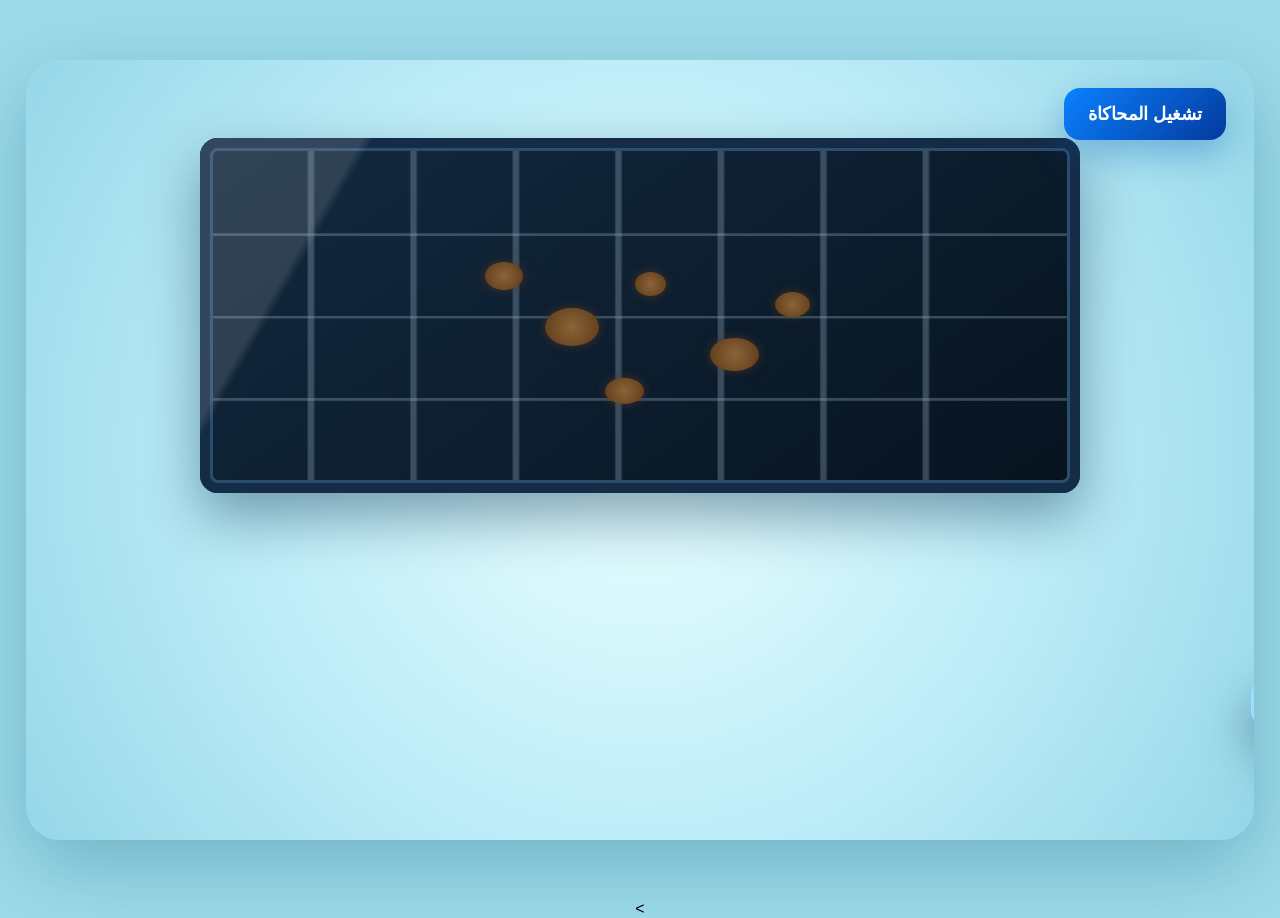
<file: bsod_cleaning_animation_flipped/bsod_cleaning_animation_flipped/index.html>
<!DOCTYPE html>
<html lang="ar" dir="rtl">
<head>
  <meta charset="UTF-8"/>
    <meta name="viewport" content="width=device-width, initial-scale=1.0" />
      <title>BSOD Cleaning Simulation</title>
        <link rel="stylesheet" href="style.css" />
        </head>
        <body>
          <main class="simulation">
              <div class="scene" id="scene">
                    <button id="playBtn">تشغيل المحاكاة</button>
                    
                          <div class="notification">
                                  <b>حساس الاتساخ</b>
                                          <span>تم تحديد منطقة متسخة بشدة</span>
                                                </div>
                                                
                                                      <div class="panel-wrap">
                                                              <div class="panel">
                                                                        <div class="target-indicator"></div>
                                                                                  <div class="shine"></div>
                                                                                  
                                                                                            <div class="dirty-zone">
                                                                                                        <span>Dirty Spot</span>
                                                                                                                  </div>
                                                                                                                  
                                                                                                                            <div class="dust d1"></div>
                                                                                                                                      <div class="dust d2"></div>
                                                                                                                                                <div class="dust d3"></div>
                                                                                                                                                          <div class="dust d4"></div>
                                                                                                                                                                    <div class="dust d5"></div>
                                                                                                                                                                              <div class="dust d6"></div>
                                                                                                                                                                              
                                                                                                                                                                                        <div class="liquid l1"></div>
                                                                                                                                                                                                  <div class="liquid l2"></div>
                                                                                                                                                                                                            <div class="liquid l3"></div>
                                                                                                                                                                                                                      <div class="liquid l4"></div>
                                                                                                                                                                                                                                <div class="liquid l5"></div>
                                                                                                                                                                                                                                
                                                                                                                                                                                                                                          <svg class="field" viewBox="0 0 900 360" preserveAspectRatio="none">
                                                                                                                                                                                                                                                      <path d="M130 175 C260 80, 410 80, 540 175 S740 270, 840 175"/>
                                                                                                                                                                                                                                                                  <path d="M130 220 C285 145, 430 145, 560 220 S730 295, 840 220"/>
                                                                                                                                                                                                                                                                              <path d="M130 130 C270 40, 430 40, 555 130 S730 235, 840 130"/>
                                                                                                                                                                                                                                                                                        </svg>
                                                                                                                                                                                                                                                                                                </div>
                                                                                                                                                                                                                                                                                                      </div>
                                                                                                                                                                                                                                                                                                      
                                                                                                                                                                                                                                                                                                            <div class="cart">
                                                                                                                                                                                                                                                                                                                    <div class="cart-body">
                                                                                                                                                                                                                                                                                                                              <span>BSOD</span>
                                                                                                                                                                                                                                                                                                                                        <small>Smart Cleaner</small>
                                                                                                                                                                                                                                                                                                                                                </div>
                                                                                                                                                                                                                                                                                                                                                        <div class="tank"></div>
                                                                                                                                                                                                                                                                                                                                                                <div class="arm"></div>
                                                                                                                                                                                                                                                                                                                                                                        <div class="nozzle"></div>
                                                                                                                                                                                                                                                                                                                                                                                <div class="vacuum"></div>
                                                                                                                                                                                                                                                                                                                                                                                        <div class="magnet">MAG</div>
                                                                                                                                                                                                                                                                                                                                                                                                <div class="wheel w1"></div>
                                                                                                                                                                                                                                                                                                                                                                                                        <div class="wheel w2"></div>
                                                                                                                                                                                                                                                                                                                                                                                                                <div class="spray"></div>
                                                                                                                                                                                                                                                                                                                                                                                                                        <div class="suction"></div>
                                                                                                                                                                                                                                                                                                                                                                                                                              </div>
                                                                                                                                                                                                                                                                                                                                                                                                                                  </div>
                                                                                                                                                                                                                                                                                                                                                                                                                                    </main>
                                                                                                                                                                                                                                                                                                                                                                                                                                    
                                                                                                                                                                                                                                                                                                                                                                                                                                      <script src="script.js"></script>
                                                                                                                                                                                                                                                                                                                                                                                                                                      </body>
                                                                                                                                                                                                                                                                                                                                                                                                                                      </html>
                                                                                                                                                                                                                                                                                                                                                                                                                                      >
</file>
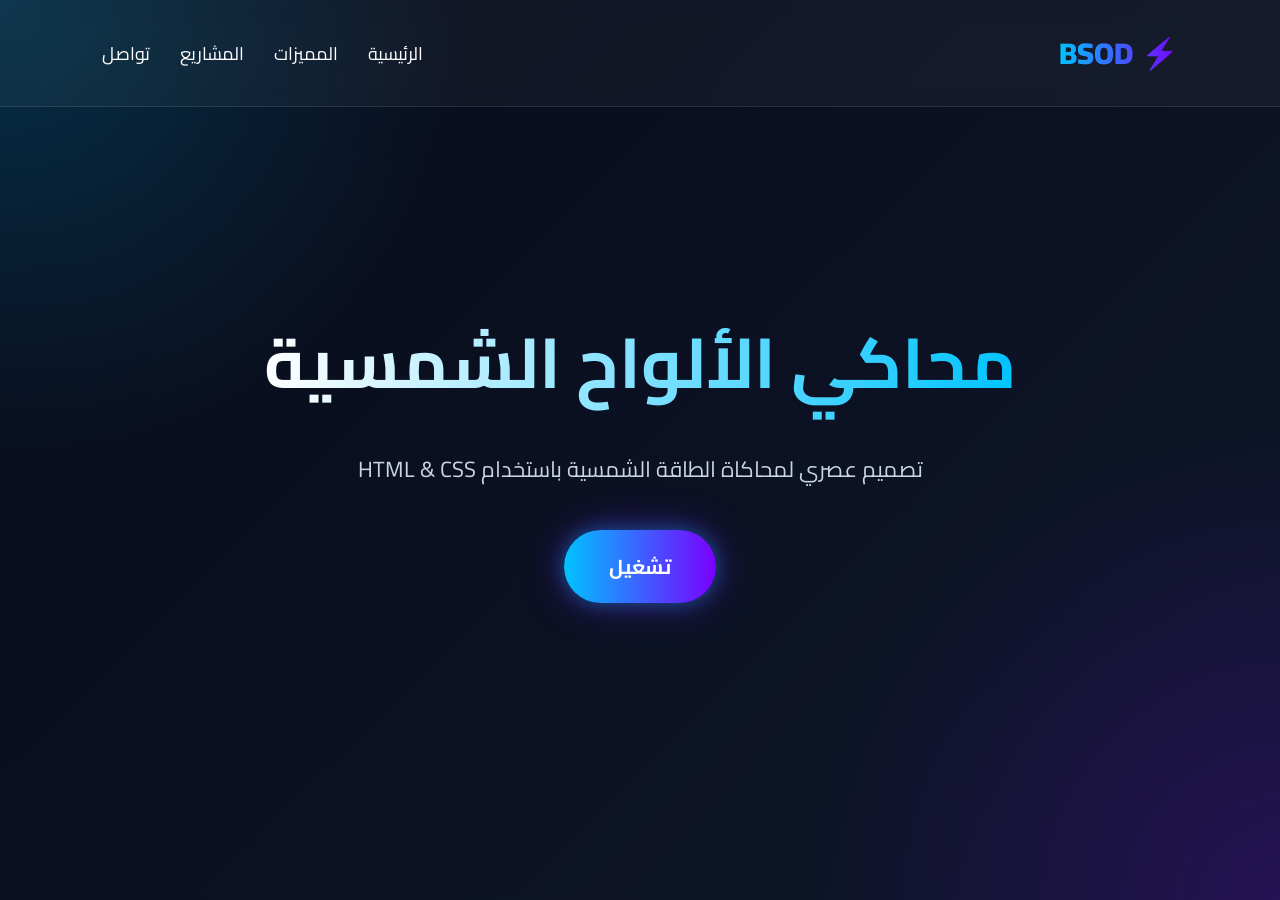
<file: control.html>
<!DOCTYPE html>
<html lang="ar" dir="rtl">
<head>
  <meta charset="UTF-8">
  <meta name="viewport" content="width=device-width, initial-scale=1.0">
  <title>واجهة محاكي</title>

<link rel="stylesheet" href="control.css">
  <link rel="preconnect" href="https://fonts.googleapis.com">
  <link href="https://fonts.googleapis.com/css2?family=Cairo:wght@400;700;900&display=swap" rel="stylesheet">
</head>
<body>

  <div class="background"></div>

  <header>
    <div class="logo">⚡ BSOD</div>

    <nav>
      <a href="#">الرئيسية</a>
      <a href="#">المميزات</a>
      <a href="#">المشاريع</a>
      <a href="#">تواصل</a>
    </nav>
  </header>

  <section class="hero">

    <h1>
      محاكي الألواح الشمسية
    </h1>

    <p>
      تصميم عصري لمحاكاة الطاقة الشمسية باستخدام HTML & CSS
    </p>

    <a href="#" class="btn">
      تشغيل
    </a>

  </section>

</body>
</html>
</file>
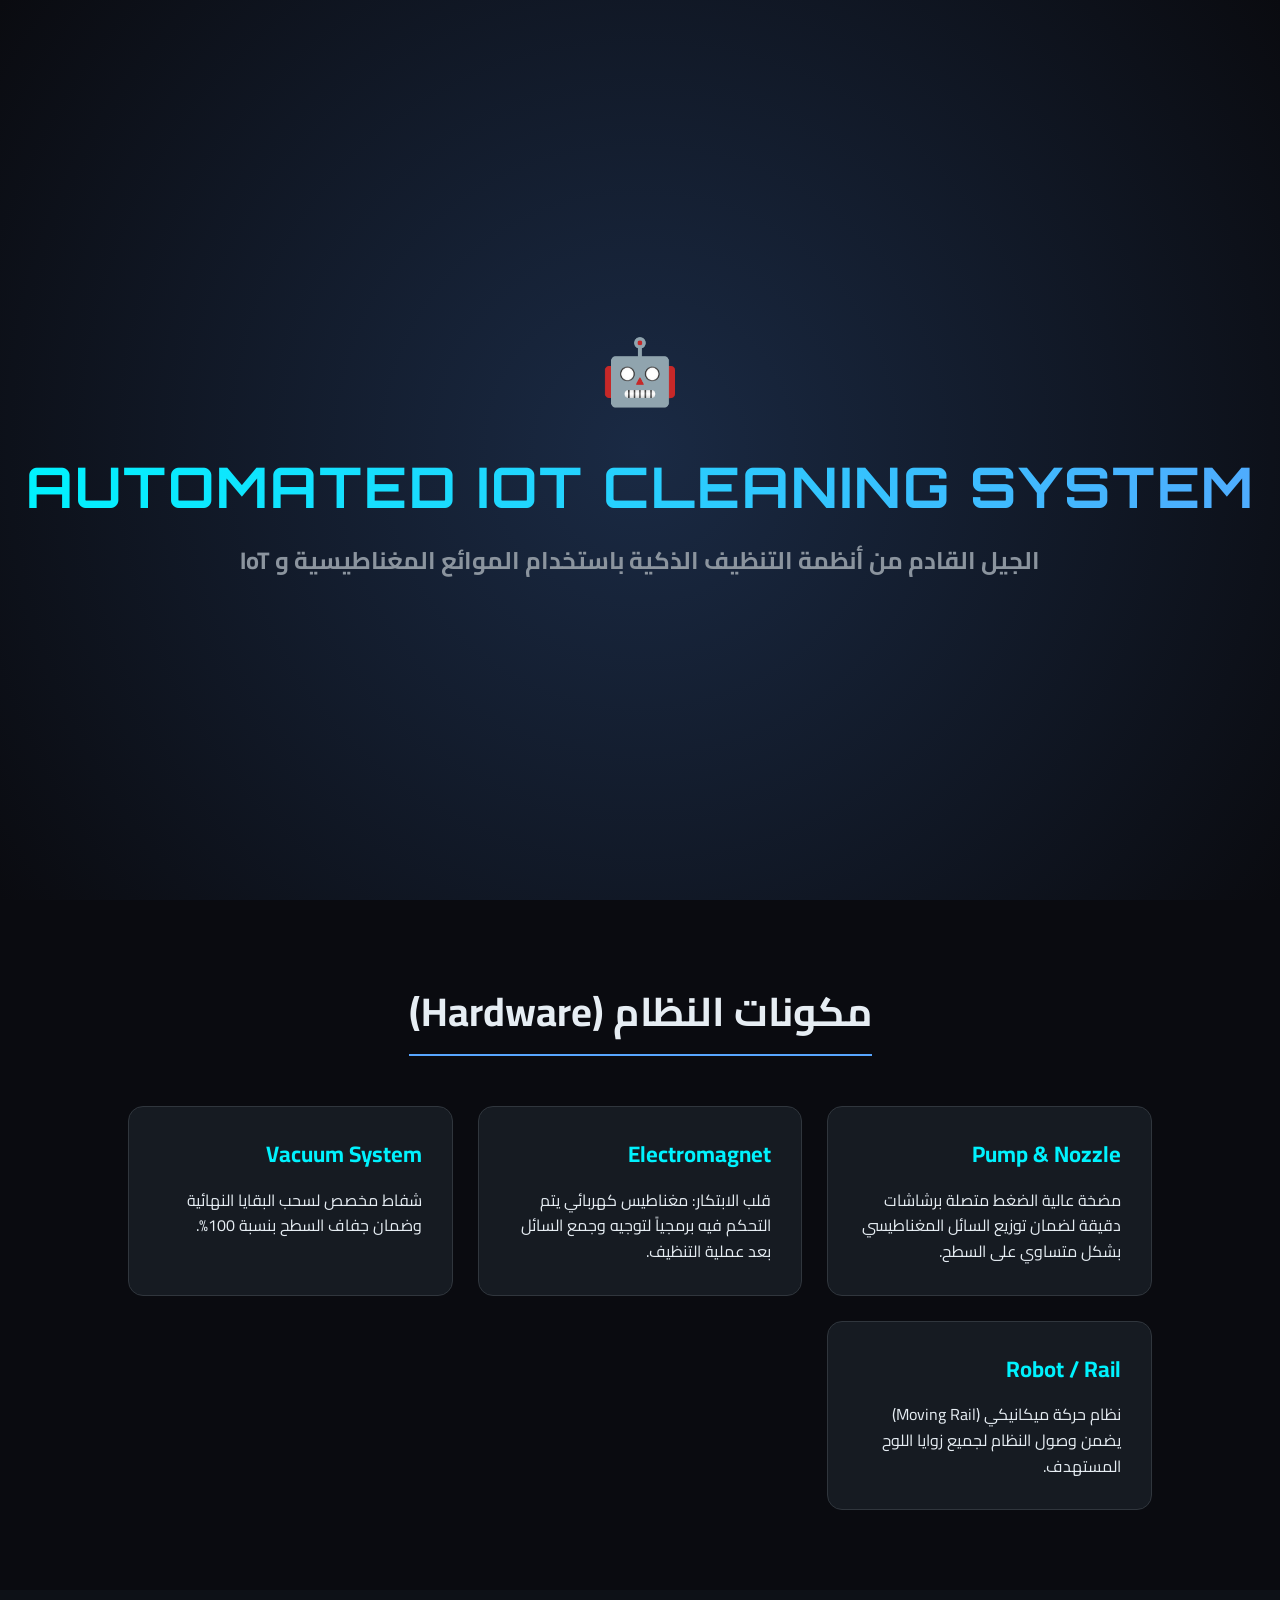
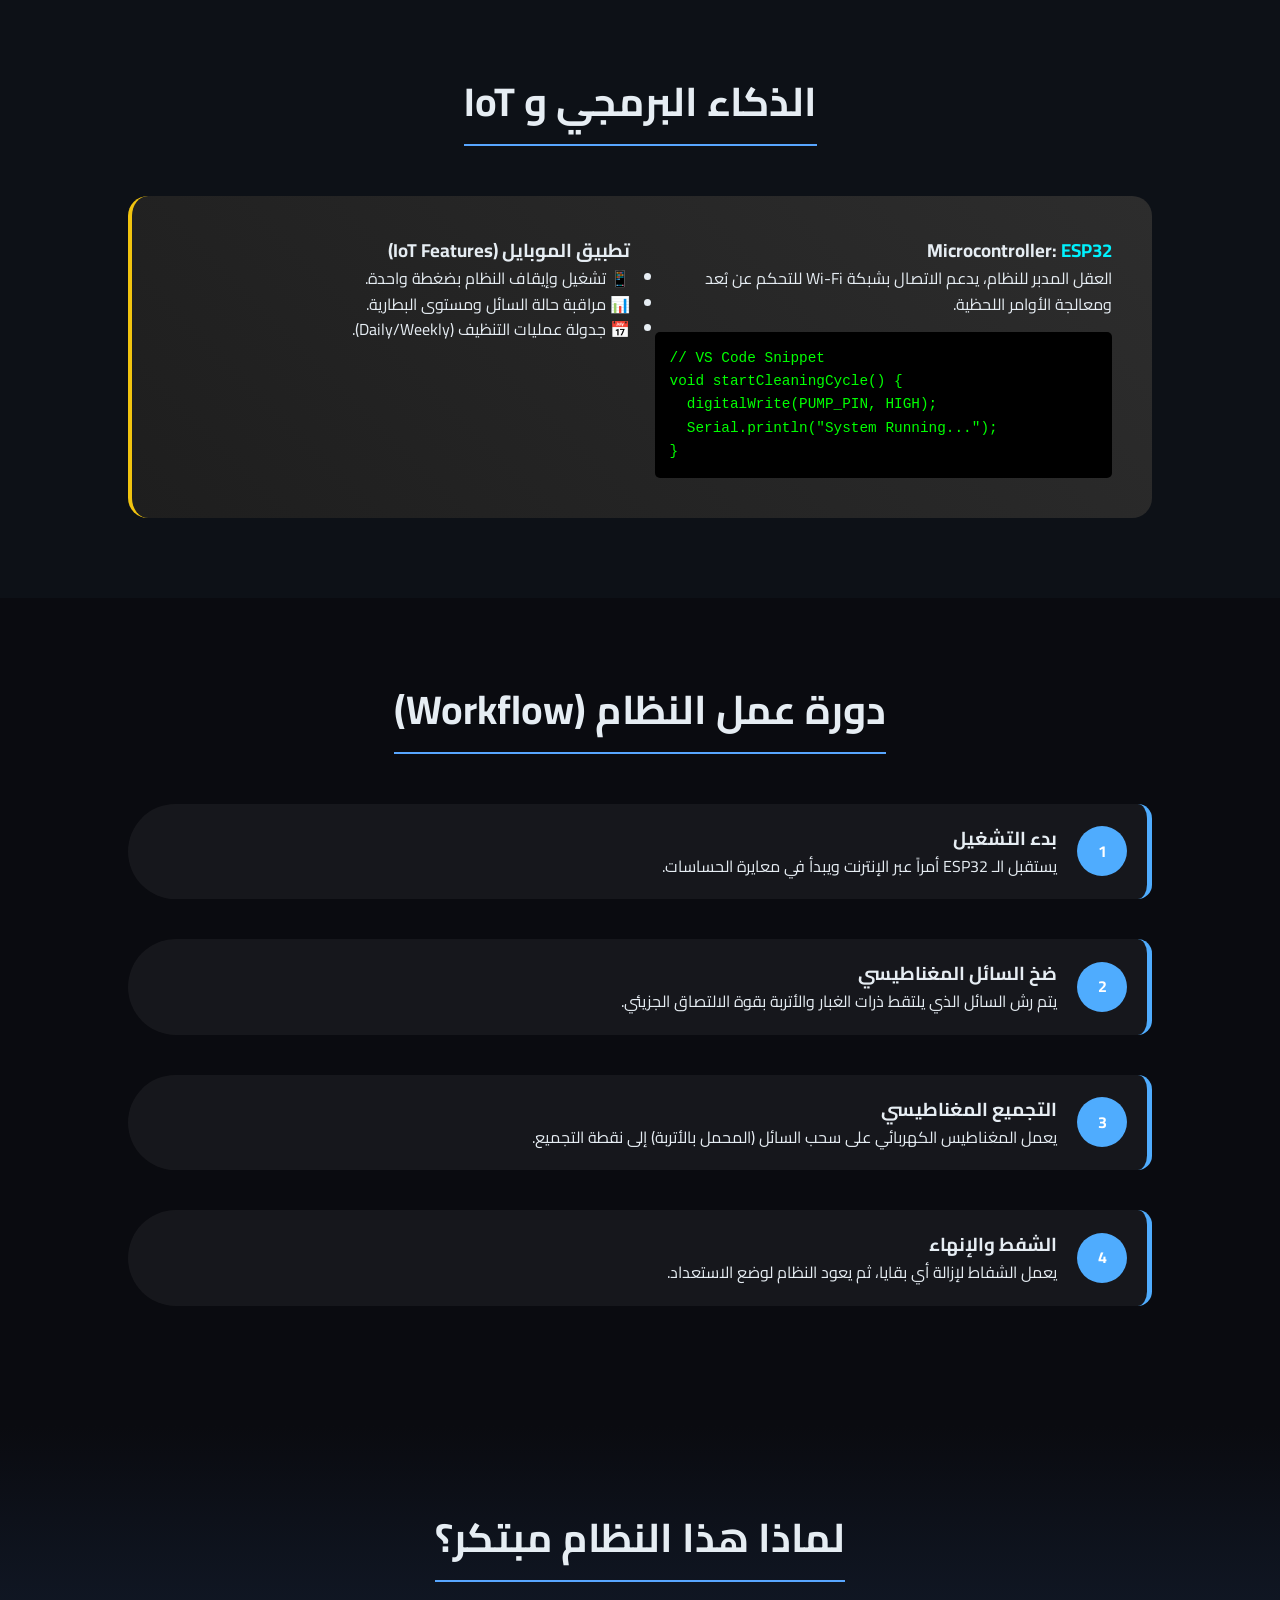
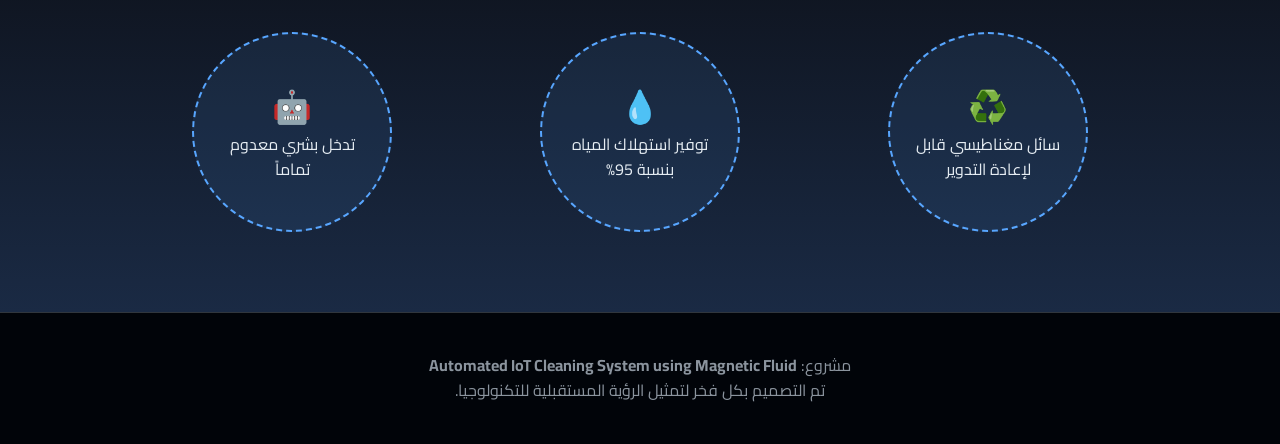
<file: test.html>
<!DOCTYPE html>
<html lang="ar" dir="rtl">
<head>
    <meta charset="UTF-8">
    <meta name="viewport" content="width=device-width, initial-scale=1.0">
    <title>Automated IoT Cleaning System | الابتكار المغناطيسي</title>
    <!-- Google Fonts -->
    <link href="https://fonts.googleapis.com/css2?family=Cairo:wght@300;400;700;900&family=Orbitron:wght@400;700&display=swap" rel="stylesheet">
    <style>
        :root {
            --primary-glow: #00f2fe;
            --secondary-glow: #4facfe;
            --bg-dark: #0a0b10;
            --card-bg: #161b22;
            --text-color: #e6edf3;
            --accent-color: #58a6ff;
        }

        * {
            margin: 0;
            padding: 0;
            box-sizing: border-box;
            font-family: 'Cairo', sans-serif;
        }

        body {
            background-color: var(--bg-dark);
            color: var(--text-color);
            overflow-x: hidden;
            line-height: 1.6;
        }

        /* Hero Section */
        header {
            height: 100vh;
            background: radial-gradient(circle at center, #1a2a44 0%, #0a0b10 100%);
            display: flex;
            flex-direction: column;
            justify-content: center;
            align-items: center;
            text-align: center;
            position: relative;
            padding: 20px;
        }

        header::before {
            content: "";
            position: absolute;
            top: 0; left: 0; right: 0; bottom: 0;
            background: url('https://www.transparenttextures.com/patterns/carbon-fibre.png');
            opacity: 0.2;
        }

        .hero-title {
            font-family: 'Orbitron', sans-serif;
            font-size: 3.5rem;
            background: linear-gradient(to right, var(--primary-glow), var(--secondary-glow));
            -webkit-background-clip: text;
            -webkit-text-fill-color: transparent;
            margin-bottom: 10px;
            text-transform: uppercase;
            letter-spacing: 2px;
        }

        .hero-subtitle {
            font-size: 1.5rem;
            color: #8b949e;
            max-width: 800px;
        }

        /* Floating Animation */
        .float-icon {
            font-size: 4rem;
            margin-bottom: 20px;
            animation: float 3s ease-in-out infinite;
        }

        @keyframes float {
            0%, 100% { transform: translateY(0); }
            50% { transform: translateY(-20px); }
        }

        /* Sections Styling */
        section {
            padding: 80px 10%;
        }

        .section-title {
            text-align: center;
            font-size: 2.5rem;
            margin-bottom: 50px;
            border-bottom: 2px solid var(--accent-color);
            display: inline-block;
            padding-bottom: 10px;
        }

        /* Components Grid */
        .grid-container {
            display: grid;
            grid-template-columns: repeat(auto-fit, minmax(280px, 1fr));
            gap: 25px;
        }

        .card {
            background: var(--card-bg);
            padding: 30px;
            border-radius: 15px;
            border: 1px solid #30363d;
            transition: 0.3s;
            position: relative;
            overflow: hidden;
        }

        .card:hover {
            transform: translateY(-10px);
            border-color: var(--primary-glow);
            box-shadow: 0 0 20px rgba(0, 242, 254, 0.2);
        }

        .card h3 {
            color: var(--primary-glow);
            margin-bottom: 15px;
            font-size: 1.4rem;
        }

        /* Workflow Timeline */
        .workflow {
            position: relative;
            max-width: 1200px;
            margin: auto;
        }

        .step {
            display: flex;
            align-items: center;
            margin-bottom: 40px;
            background: rgba(255, 255, 255, 0.05);
            padding: 20px;
            border-radius: 50px 15px 15px 50px;
            border-right: 5px solid var(--secondary-glow);
        }

        .step-num {
            background: var(--secondary-glow);
            color: white;
            width: 50px;
            height: 50px;
            border-radius: 50%;
            display: flex;
            justify-content: center;
            align-items: center;
            font-weight: bold;
            margin-left: 20px;
            flex-shrink: 0;
        }

        /* IoT & Software Glow */
        .software-box {
            background: linear-gradient(45deg, #1e1e1e, #2d2d2d);
            padding: 40px;
            border-radius: 20px;
            border-left: 4px solid #f1c40f;
        }

        .code-snippet {
            background: #000;
            color: #00ff00;
            padding: 15px;
            font-family: 'Courier New', Courier, monospace;
            border-radius: 5px;
            margin-top: 15px;
            font-size: 0.9rem;
            direction: ltr;
            text-align: left;
        }

        /* Innovation Badge */
        .innovation-grid {
            display: flex;
            justify-content: space-around;
            flex-wrap: wrap;
            gap: 20px;
        }

        .badge {
            background: rgba(88, 166, 255, 0.1);
            border: 2px dashed var(--accent-color);
            padding: 20px;
            border-radius: 50%;
            width: 200px;
            height: 200px;
            display: flex;
            flex-direction: column;
            justify-content: center;
            align-items: center;
            text-align: center;
        }

        footer {
            text-align: center;
            padding: 40px;
            background: #010409;
            color: #8b949e;
            border-top: 1px solid #30363d;
        }

        .highlight { color: var(--primary-glow); font-weight: bold; }

    </style>
</head>
<body>

    <!-- Hero -->
    <header>
        <div class="float-icon">🤖</div>
        <h1 class="hero-title">Automated IoT Cleaning System</h1>
        <h2 class="hero-subtitle">الجيل القادم من أنظمة التنظيف الذكية باستخدام الموائع المغناطيسية و IoT</h2>
    </header>

    <!-- Hardware Section -->
    <section id="hardware">
        <center><h2 class="section-title">مكونات النظام (Hardware)</h2></center>
        <div class="grid-container">
            <div class="card">
                <h3>Pump & Nozzle</h3>
                <p>مضخة عالية الضغط متصلة برشاشات دقيقة لضمان توزيع السائل المغناطيسي بشكل متساوي على السطح.</p>
            </div>
            <div class="card">
                <h3>Electromagnet</h3>
                <p>قلب الابتكار: مغناطيس كهربائي يتم التحكم فيه برمجياً لتوجيه وجمع السائل بعد عملية التنظيف.</p>
            </div>
            <div class="card">
                <h3>Vacuum System</h3>
                <p>شفاط مخصص لسحب البقايا النهائية وضمان جفاف السطح بنسبة 100%.</p>
            </div>
            <div class="card">
                <h3>Robot / Rail</h3>
                <p>نظام حركة ميكانيكي (Moving Rail) يضمن وصول النظام لجميع زوايا اللوح المستهدف.</p>
            </div>
        </div>
    </section>

    <!-- Software & IoT Section -->
    <section style="background: #0d1117;">
        <center><h2 class="section-title">الذكاء البرمجي و IoT</h2></center>
        <div class="software-box">
            <div class="grid-container">
                <div>
                    <h3>Microcontroller: <span class="highlight">ESP32</span></h3>
                    <p>العقل المدبر للنظام، يدعم الاتصال بشبكة Wi-Fi للتحكم عن بُعد ومعالجة الأوامر اللحظية.</p>
                    <div class="code-snippet">
                        // VS Code Snippet <br>
                        void startCleaningCycle() { <br>
                        &nbsp;&nbsp;digitalWrite(PUMP_PIN, HIGH); <br>
                        &nbsp;&nbsp;Serial.println("System Running..."); <br>
                        }
                    </div>
                </div>
                <div>
                    <h3>تطبيق الموبايل (IoT Features)</h3>
                    <ul>
                        <li>📱 تشغيل وإيقاف النظام بضغطة واحدة.</li>
                        <li>📊 مراقبة حالة السائل ومستوى البطارية.</li>
                        <li>📅 جدولة عمليات التنظيف (Daily/Weekly).</li>
                    </ul>
                </div>
            </div>
        </div>
    </section>

    <!-- Workflow Section -->
    <section>
        <center><h2 class="section-title">دورة عمل النظام (Workflow)</h2></center>
        <div class="workflow">
            <div class="step">
                <div class="step-num">1</div>
                <div>
                    <h3>بدء التشغيل</h3>
                    <p>يستقبل الـ ESP32 أمراً عبر الإنترنت ويبدأ في معايرة الحساسات.</p>
                </div>
            </div>
            <div class="step">
                <div class="step-num">2</div>
                <div>
                    <h3>ضخ السائل المغناطيسي</h3>
                    <p>يتم رش السائل الذي يلتقط ذرات الغبار والأتربة بقوة الالتصاق الجزيئي.</p>
                </div>
            </div>
            <div class="step">
                <div class="step-num">3</div>
                <div>
                    <h3>التجميع المغناطيسي</h3>
                    <p>يعمل المغناطيس الكهربائي على سحب السائل (المحمل بالأتربة) إلى نقطة التجميع.</p>
                </div>
            </div>
            <div class="step">
                <div class="step-num">4</div>
                <div>
                    <h3>الشفط والإنهاء</h3>
                    <p>يعمل الشفاط لإزالة أي بقايا، ثم يعود النظام لوضع الاستعداد.</p>
                </div>
            </div>
        </div>
    </section>

    <!-- Innovation Section -->
    <section style="background: linear-gradient(180deg, #0a0b10 0%, #1a2a44 100%);">
        <center><h2 class="section-title">لماذا هذا النظام مبتكر؟</h2></center>
        <div class="innovation-grid">
            <div class="badge">
                <span style="font-size: 2rem;">♻️</span>
                <p>سائل مغناطيسي قابل لإعادة التدوير</p>
            </div>
            <div class="badge">
                <span style="font-size: 2rem;">💧</span>
                <p>توفير استهلاك المياه بنسبة 95%</p>
            </div>
            <div class="badge">
                <span style="font-size: 2rem;">🤖</span>
                <p>تدخل بشري معدوم تماماً</p>
            </div>
        </div>
    </section>

    <footer>
        <p>مشروع: <strong>Automated IoT Cleaning System using Magnetic Fluid</strong></p>
        <p>تم التصميم بكل فخر لتمثيل الرؤية المستقبلية للتكنولوجيا.</p>
    </footer>

</body>
</html>
</file>
<file: bsod_cleaning_animation_flipped/bsod_cleaning_animation_flipped/style.css>
*{box-sizing:border-box}body{margin:0;min-height:100vh;background:#9edbea;font-family:"Segoe UI",Tahoma,Arial,sans-serif;display:grid;place-items:center;overflow:hidden}.simulation{width:100vw;height:100vh;display:grid;place-items:center}.scene{position:relative;width:min(1240px,96vw);height:min(780px,94vh);background:radial-gradient(circle at center,#eaffff 0,#bcecf7 56%,#96d7e8 100%);border-radius:34px;box-shadow:0 25px 80px #12627e55;overflow:hidden}button{position:absolute;top:28px;right:28px;z-index:90;border:0;border-radius:16px;padding:15px 24px;background:linear-gradient(135deg,#0b81ff,#043a9d);color:white;font-weight:900;font-size:18px;cursor:pointer;box-shadow:0 14px 35px #0056b555}.panel-wrap{position:absolute;left:50%;top:78px;transform:translateX(-50%);width:880px;height:355px}.panel{position:absolute;inset:0;border-radius:18px;background:linear-gradient(145deg,#132a40,#07131f);box-shadow:0 24px 55px #123d5d77,inset 0 0 0 10px #152c46,inset 0 0 0 13px #2b4d6e;overflow:hidden}.panel::before{content:"";position:absolute;inset:13px;background:linear-gradient(90deg,transparent 0 11%,#8ca3b85c 11.2% 11.7%,transparent 12% 23%,#8ca3b85c 23.2% 23.7%,transparent 24% 35%,#8ca3b85c 35.2% 35.7%,transparent 36% 47%,#8ca3b85c 47.2% 47.7%,transparent 48% 59%,#8ca3b85c 59.2% 59.7%,transparent 60% 71%,#8ca3b85c 71.2% 71.7%,transparent 72% 83%,#8ca3b85c 83.2% 83.7%,transparent 84%),linear-gradient(0deg,transparent 0 24%,#8ca3b85c 24.2% 24.9%,transparent 25% 49%,#8ca3b85c 49.2% 49.9%,transparent 50% 74%,#8ca3b85c 74.2% 74.9%,transparent 75%);z-index:1}.panel::after{content:"";position:absolute;inset:0;background:linear-gradient(120deg,#ffffff20 0 15%,transparent 16%);z-index:2}.cart{position:absolute;bottom:18px;right:-520px;width:440px;height:260px;z-index:70;filter:drop-shadow(0 25px 25px #07314d88);transition:all 1.15s ease}.cart-body{position:absolute;right:0;top:58px;width:345px;height:135px;border-radius:30px;background:linear-gradient(145deg,#ffffff,#8fc4e6);border:5px solid #e8fbff;display:flex;flex-direction:column;align-items:center;justify-content:center;color:#073a78}.cart-body span{font-size:60px;font-weight:1000;line-height:1}.cart-body small{font-weight:900;font-size:16px;color:#266191}.tank{position:absolute;right:220px;top:12px;width:105px;height:72px;border-radius:20px;background:linear-gradient(135deg,#0a77c8,#41d7ff);border:5px solid #d8f8ff}.arm{position:absolute;right:330px;top:128px;width:160px;height:22px;border-radius:20px;background:#202b3a}.nozzle{position:absolute;right:477px;top:118px;width:46px;height:45px;border-radius:14px;background:#121b28;border:4px solid #9fdcff}.vacuum{position:absolute;right:325px;top:178px;width:160px;height:42px;border-radius:22px;background:#0d1623;border:5px solid #bdecff}.magnet{position:absolute;right:58px;top:198px;background:#0e1a2a;color:#54e4ff;border:4px solid #54e4ff;border-radius:16px;padding:8px 17px;font-size:20px;font-weight:1000}.wheel{position:absolute;bottom:0;width:76px;height:76px;border-radius:50%;background:#07111e;border:14px solid #667f99}.w1{right:48px}.w2{right:235px}.spray{position:absolute;right:510px;top:96px;width:0;height:120px;background:linear-gradient(90deg,#24d6ffb8,transparent);clip-path:polygon(100% 34%,0 0,0 100%,100% 66%);opacity:0;filter:blur(.5px);transition:.5s}.suction{position:absolute;right:478px;top:184px;width:0;height:30px;background:linear-gradient(90deg,#f3fdff,transparent);border-radius:999px;opacity:0;box-shadow:0 0 22px white;transition:.5s}.notification{position:absolute;left:36px;top:36px;z-index:95;background:#071827e8;color:white;border:1px solid #37c8ff;border-radius:18px;padding:16px 20px;box-shadow:0 18px 42px #0007,0 0 28px #00bfff77;transform:translateX(-130%);opacity:0;transition:.7s}.notification b{display:block;color:#73dcff;margin-bottom:5px}.dirty-zone{position:absolute;left:260px;top:98px;width:340px;height:150px;border:3px dashed #ffcc42;border-radius:26px;z-index:11;box-shadow:0 0 26px #ffcc42aa;background:#ffcc4214;opacity:0;transition:.6s}.dirty-zone span{position:absolute;top:-38px;right:32px;background:#0b1828;color:#ffdb66;border-radius:999px;padding:8px 13px;font-weight:900}.dust{position:absolute;background:radial-gradient(circle,#8b6338,#5c3917);border-radius:50%;z-index:8;box-shadow:0 0 10px #6b3f1d99;transition:1s}.d1{width:38px;height:28px;left:285px;top:124px}.d2{width:54px;height:38px;left:345px;top:170px}.d3{width:31px;height:24px;left:435px;top:134px}.d4{width:49px;height:33px;left:510px;top:200px}.d5{width:35px;height:25px;left:575px;top:154px}.d6{width:39px;height:26px;left:405px;top:240px}.liquid{position:absolute;width:42px;height:23px;border-radius:50%;background:radial-gradient(circle,#88f8ff,#008cff);box-shadow:0 0 20px #00d4ff;z-index:17;opacity:0;transition:1.1s ease}.l1{left:295px;top:145px}.l2{left:365px;top:190px}.l3{left:445px;top:160px}.l4{left:520px;top:220px}.l5{left:570px;top:175px}.field{position:absolute;inset:0;z-index:15;opacity:0;pointer-events:none}.field path{fill:none;stroke:#20d9ff;stroke-width:5;stroke-linecap:round;stroke-dasharray:18 16;filter:drop-shadow(0 0 8px #00d5ff)}.shine{position:absolute;inset:0;z-index:30;background:linear-gradient(110deg,transparent 0 35%,#ffffff99 48%,transparent 62%);transform:translateX(115%);opacity:0}.run1 .cart{right:370px}.run2 .dirty-zone,.run2 .notification{opacity:1}.run2 .notification{transform:translateX(0)}.run3 .spray{width:310px;opacity:1}.run3 .liquid{opacity:1}.run4 .field{opacity:1}.run4 .field path{animation:dash 1s linear infinite}.run4 .l1{left:410px;top:162px}.run4 .l2{left:440px;top:185px}.run4 .l3{left:475px;top:198px}.run4 .l4{left:510px;top:185px}.run4 .l5{left:540px;top:162px}.run4 .dust{transform:scale(.65);opacity:.55}.run5 .cart{right:330px}.run5 .spray{opacity:0}.run5 .suction{width:310px;opacity:1}.run5 .liquid{left:445px!important;top:182px!important;opacity:.18;transform:scale(.4)}.run5 .dust{left:445px!important;top:182px!important;opacity:.12;transform:scale(.25)}.run6 .cart{right:-520px}.run6 .suction,.run6 .field,.run6 .dirty-zone,.run6 .notification,.run6 .liquid,.run6 .dust{opacity:0}.run6 .shine{opacity:1;animation:shine 1.2s ease forwards}.run6 .panel{box-shadow:0 24px 55px #123d5d77,inset 0 0 0 10px #1d4165,inset 0 0 0 13px #4fc9ff,0 0 45px #6bdfffaa}@keyframes dash{to{stroke-dashoffset:-34}}@keyframes shine{from{transform:translateX(115%)}to{transform:translateX(-115%)}}@media(max-width:980px){.scene{width:100vw;height:100vh;border-radius:0}.panel-wrap{width:92vw;height:300px;top:105px}.cart{transform:scale(.72);transform-origin:center bottom;bottom:22px}.run1 .cart{right:24%}.run5 .cart{right:20%}}
</file>
<file: control.css>
*{
  margin: 0;
  padding: 0;
  box-sizing: border-box;
  font-family: "Cairo", sans-serif;
}

body{
  background: #070b1a;
  overflow: hidden;
  color: white;
}

/* الخلفية */

.background{
  position: fixed;
  inset: 0;

  background:
  radial-gradient(circle at top left,#00c3ff33,transparent 30%),
  radial-gradient(circle at bottom right,#7a00ff33,transparent 30%),
  linear-gradient(135deg,#070b1a,#0f172a);

  z-index: -1;
}

/* الهيدر */

header{
  width: 100%;
  padding: 25px 8%;

  display: flex;
  justify-content: space-between;
  align-items: center;

  position: fixed;
  top: 0;

  backdrop-filter: blur(10px);

  background: rgba(255,255,255,0.04);

  border-bottom: 1px solid rgba(255,255,255,0.1);

  z-index: 1000;
}

.logo{
  font-size: 30px;
  font-weight: 900;

  background: linear-gradient(90deg,#00c3ff,#7a00ff);
  -webkit-background-clip: text;
  -webkit-text-fill-color: transparent;
}

nav{
  display: flex;
  gap: 30px;
}

nav a{
  color: white;
  text-decoration: none;
  font-size: 18px;

  transition: 0.4s;
}

nav a:hover{
  color: #00c3ff;
}

/* الواجهة */

.hero{
  height: 100vh;

  display: flex;
  flex-direction: column;
  justify-content: center;
  align-items: center;

  text-align: center;

  padding: 20px;
}

.hero h1{
  font-size: 70px;
  margin-bottom: 20px;

  background: linear-gradient(90deg,#ffffff,#00c3ff);
  -webkit-background-clip: text;
  -webkit-text-fill-color: transparent;
}

.hero p{
  font-size: 22px;
  color: #cbd5e1;

  margin-bottom: 40px;
}

/* الزر */

.btn{
  padding: 18px 45px;

  border-radius: 50px;

  text-decoration: none;
  color: white;

  font-size: 20px;
  font-weight: bold;

  background: linear-gradient(90deg,#00c3ff,#7a00ff);

  box-shadow:
  0 0 20px #00c3ff66,
  0 0 40px #7a00ff66;

  transition: transform 0.2s ease,
box-shadow 0.4s ease;
}

.btn:hover{
  transform: scale(1.08);



  box-shadow:
  0 0 30px #00c3ff,
  0 0 60px #7a00ff;
}

  .btn:active{
  transform: scale(0.9);
}
</file>
